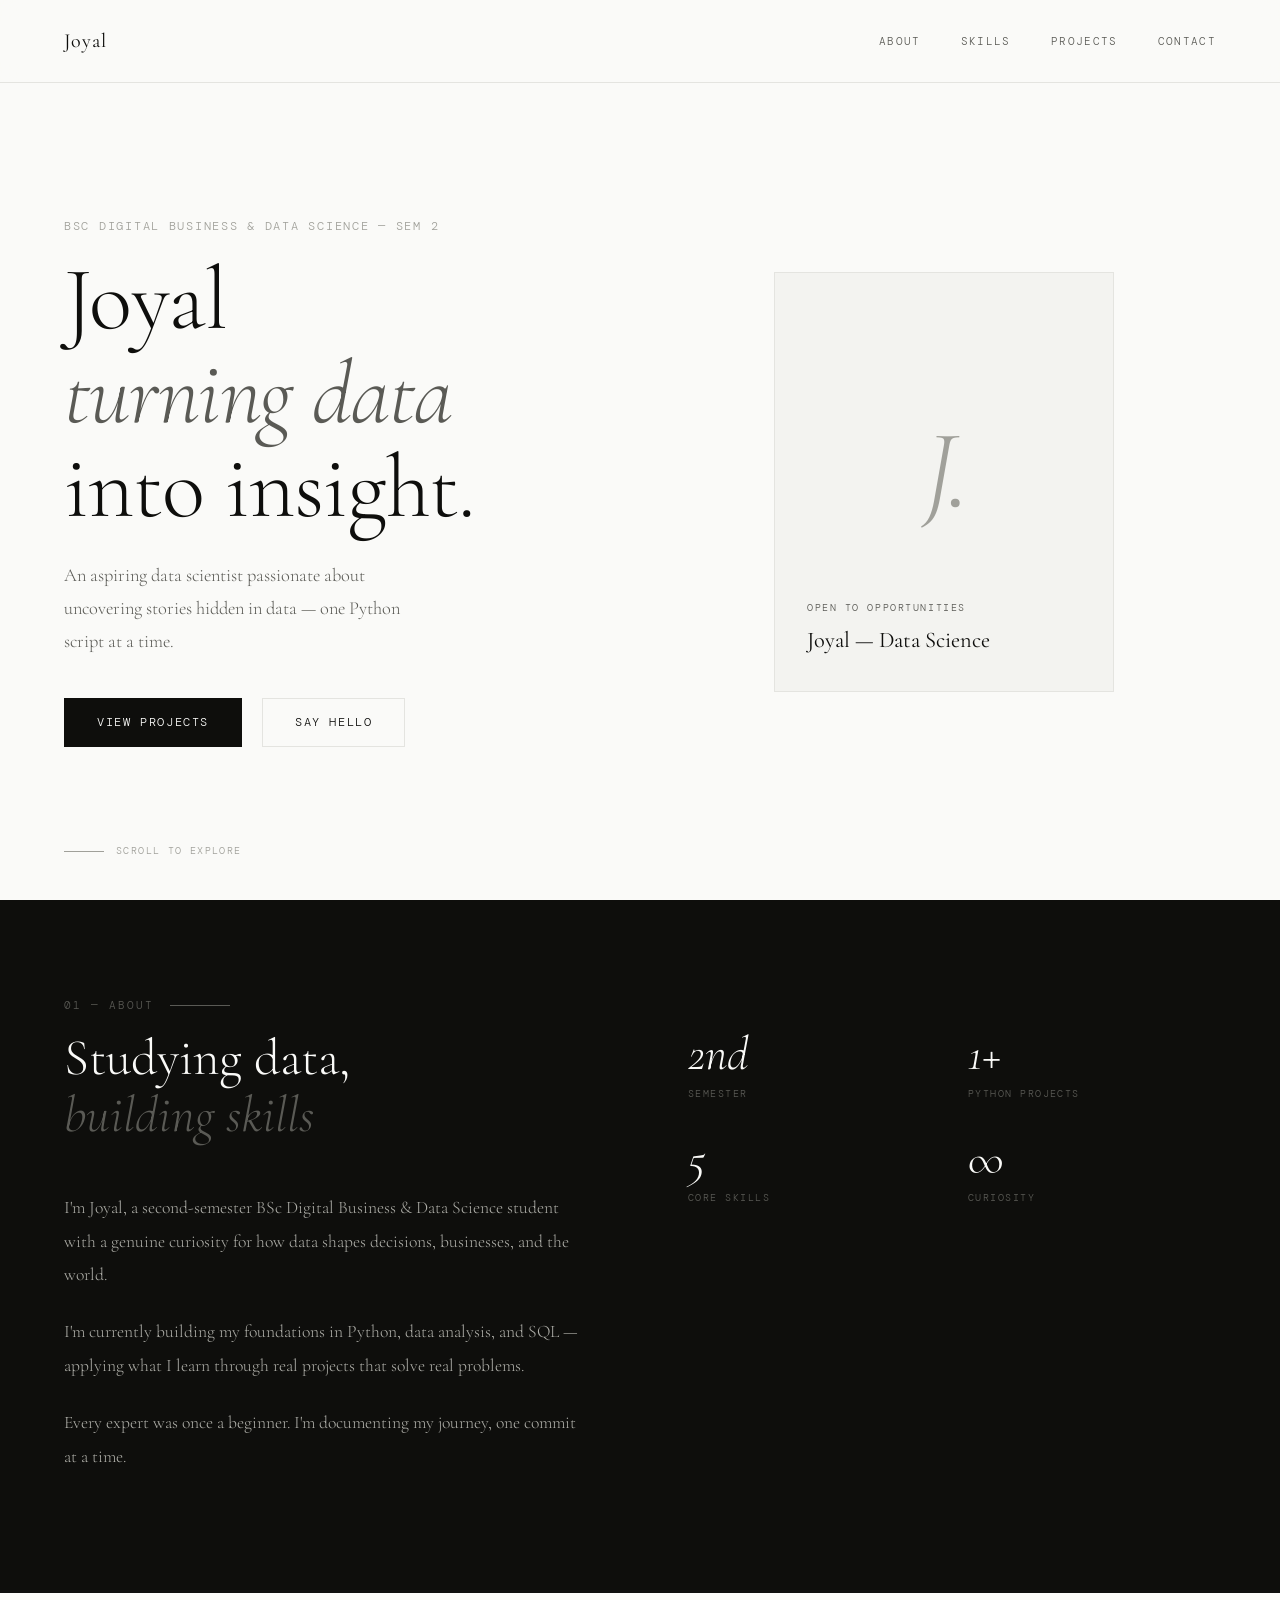
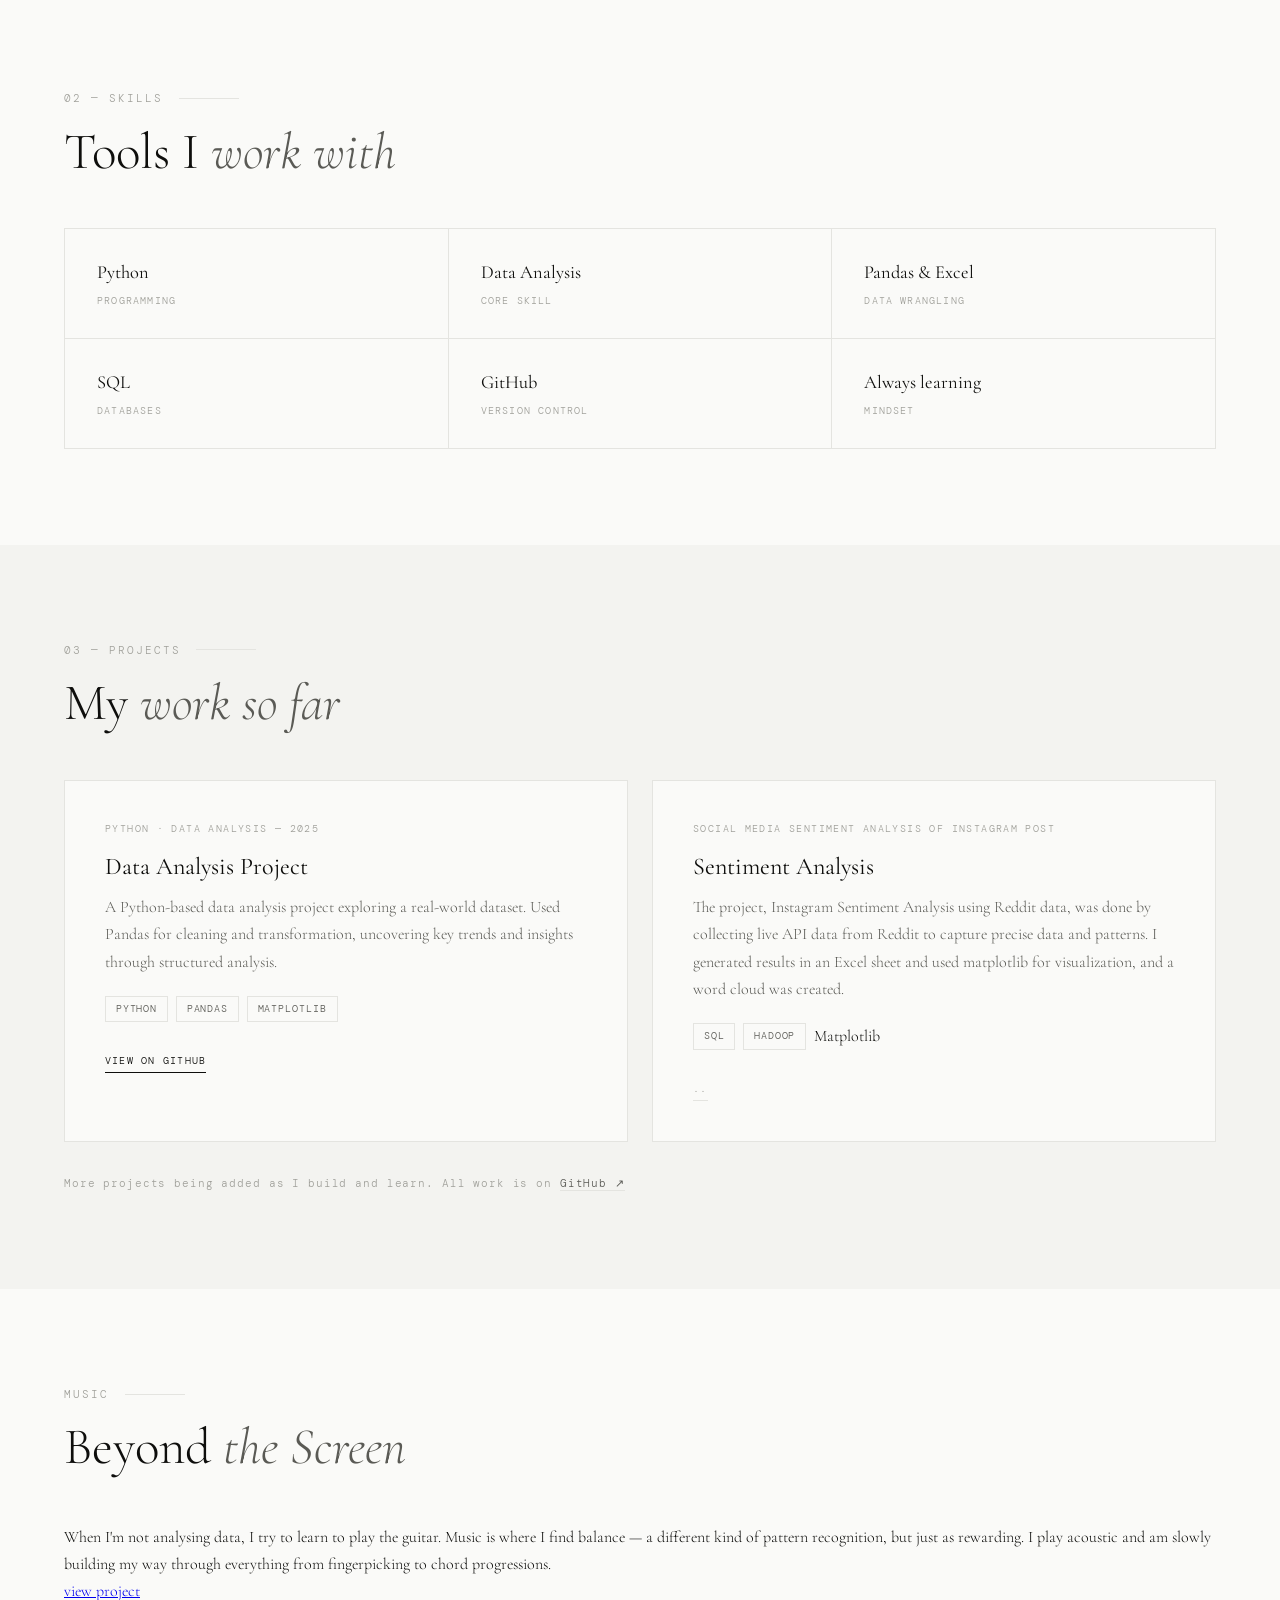
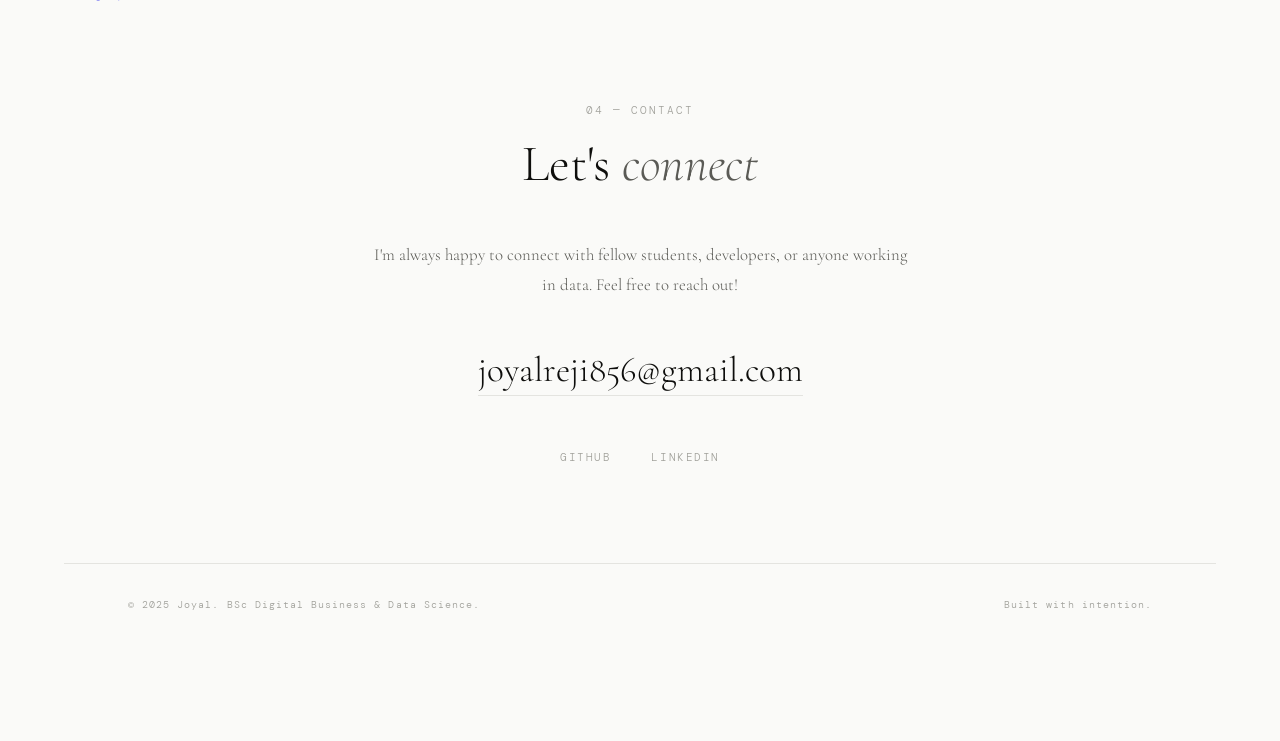
<file: index.html>
<!DOCTYPE html>
<html lang="en">
<head>
  <meta charset="UTF-8" />
  <meta name="viewport" content="width=device-width, initial-scale=1.0" />
  <title>Joyal — Data Science Portfolio</title>
  <link href="https://fonts.googleapis.com/css2?family=Cormorant+Garamond:ital,wght@0,300;0,400;0,500;1,300;1,400&family=DM+Mono:wght@300;400&display=swap" rel="stylesheet" />
  <style>
    *, *::before, *::after { box-sizing: border-box; margin: 0; padding: 0; }

    :root {
      --white: #fafaf8;
      --black: #0e0e0c;
      --gray-100: #f3f3f0;
      --gray-200: #e4e4e0;
      --gray-400: #a0a09a;
      --gray-600: #5a5a55;
      --serif: 'Cormorant Garamond', Georgia, serif;
      --mono: 'DM Mono', monospace;
    }

    html { scroll-behavior: smooth; }

    body {
      background: var(--white);
      color: var(--black);
      font-family: var(--serif);
      font-weight: 300;
      line-height: 1.7;
      overflow-x: hidden;
    }

    /* ── NAV ── */
    nav {
      position: fixed;
      top: 0; left: 0; right: 0;
      z-index: 100;
      display: flex;
      justify-content: space-between;
      align-items: center;
      padding: 1.5rem 4rem;
      background: rgba(250,250,248,0.88);
      backdrop-filter: blur(12px);
      border-bottom: 1px solid var(--gray-200);
    }

    .nav-logo {
      font-family: var(--serif);
      font-size: 1.25rem;
      font-weight: 400;
      letter-spacing: 0.05em;
      color: var(--black);
      text-decoration: none;
    }

    .nav-links { display: flex; gap: 2.5rem; list-style: none; }

    .nav-links a {
      font-family: var(--mono);
      font-size: 0.7rem;
      font-weight: 300;
      letter-spacing: 0.12em;
      text-transform: uppercase;
      color: var(--gray-600);
      text-decoration: none;
      transition: color 0.2s;
    }

    .nav-links a:hover { color: var(--black); }

    /* ── HERO ── */
    #hero {
      min-height: 100vh;
      display: grid;
      grid-template-columns: 1fr 1fr;
      align-items: center;
      padding: 8rem 4rem 4rem;
      gap: 4rem;
      position: relative;
    }

    .hero-text h1 {
      font-size: clamp(3.5rem, 7vw, 6.5rem);
      font-weight: 300;
      line-height: 1.05;
      letter-spacing: -0.01em;
      margin-bottom: 1.5rem;
    }

    .hero-text h1 em { font-style: italic; font-weight: 300; color: var(--gray-600); }

    .hero-subtitle {
      font-family: var(--mono);
      font-size: 0.72rem;
      font-weight: 300;
      letter-spacing: 0.15em;
      text-transform: uppercase;
      color: var(--gray-400);
      margin-bottom: 1rem;
    }

    .hero-desc {
      font-size: 1.15rem;
      font-weight: 300;
      color: var(--gray-600);
      max-width: 38ch;
      line-height: 1.8;
      margin-bottom: 2.5rem;
    }

    .btn-primary {
      display: inline-block;
      font-family: var(--mono);
      font-size: 0.72rem;
      letter-spacing: 0.14em;
      text-transform: uppercase;
      color: var(--white);
      background: var(--black);
      padding: 0.85rem 2rem;
      text-decoration: none;
      border: 1px solid var(--black);
      transition: background 0.25s, color 0.25s;
    }

    .btn-primary:hover { background: transparent; color: var(--black); }

    .btn-secondary {
      display: inline-block;
      font-family: var(--mono);
      font-size: 0.72rem;
      letter-spacing: 0.14em;
      text-transform: uppercase;
      color: var(--black);
      background: transparent;
      padding: 0.85rem 2rem;
      text-decoration: none;
      border: 1px solid var(--gray-200);
      margin-left: 1rem;
      transition: border-color 0.25s;
    }

    .btn-secondary:hover { border-color: var(--black); }

    /* ── HERO CARD ── */
    .hero-visual { display: flex; justify-content: center; align-items: center; }

    .hero-card {
      width: 340px;
      height: 420px;
      background: var(--gray-100);
      border: 1px solid var(--gray-200);
      display: flex;
      flex-direction: column;
      justify-content: flex-end;
      padding: 2rem;
      position: relative;
      overflow: hidden;
    }

    .hero-card-initials {
      position: absolute;
      top: 50%; left: 50%;
      transform: translate(-50%, -60%);
      font-family: var(--serif);
      font-size: 7rem;
      font-weight: 300;
      font-style: italic;
      color: var(--gray-400);
      letter-spacing: -0.05em;
      line-height: 1;
      z-index: 1;
    }

    .hero-card-label { position: relative; z-index: 2; }

    .hero-card-label p {
      font-family: var(--mono);
      font-size: 0.65rem;
      letter-spacing: 0.15em;
      text-transform: uppercase;
      color: var(--gray-600);
    }

    .hero-card-label h2 {
      font-family: var(--serif);
      font-size: 1.4rem;
      font-weight: 400;
      color: var(--black);
      margin-top: 0.25rem;
    }

    /* ── SCROLL HINT ── */
    .scroll-hint {
      position: absolute;
      bottom: 2.5rem; left: 4rem;
      display: flex;
      align-items: center;
      gap: 0.75rem;
    }

    .scroll-hint-line {
      width: 40px; height: 1px;
      background: var(--gray-400);
      animation: expand 2s ease-in-out infinite;
    }

    .scroll-hint span {
      font-family: var(--mono);
      font-size: 0.62rem;
      letter-spacing: 0.14em;
      text-transform: uppercase;
      color: var(--gray-400);
    }

    @keyframes expand {
      0%, 100% { width: 20px; opacity: 0.4; }
      50%       { width: 40px; opacity: 1; }
    }

    /* ── SHARED SECTION ── */
    section { padding: 6rem 4rem; }

    .section-label {
      font-family: var(--mono);
      font-size: 0.68rem;
      letter-spacing: 0.18em;
      text-transform: uppercase;
      color: var(--gray-400);
      margin-bottom: 1rem;
      display: flex;
      align-items: center;
      gap: 1rem;
    }

    .section-label::after {
      content: '';
      flex: 1; max-width: 60px; height: 1px;
      background: var(--gray-200);
    }

    .section-title {
      font-size: clamp(2rem, 4vw, 3.2rem);
      font-weight: 300;
      line-height: 1.1;
      margin-bottom: 3rem;
    }

    .section-title em { font-style: italic; color: var(--gray-600); }

    /* ── ABOUT ── */
    #about { background: var(--black); color: var(--white); }
    #about .section-label        { color: var(--gray-600); }
    #about .section-label::after { background: var(--gray-600); }
    #about .section-title        { color: var(--white); }

    .about-grid {
      display: grid;
      grid-template-columns: 1fr 1fr;
      gap: 6rem;
      align-items: start;
    }

    .about-text p {
      font-size: 1.1rem;
      color: #b0b0aa;
      line-height: 1.9;
      margin-bottom: 1.5rem;
    }

    .about-stats { display: grid; grid-template-columns: 1fr 1fr; gap: 2rem; }

    .stat-number {
      font-family: var(--serif);
      font-size: 3rem;
      font-weight: 300;
      font-style: italic;
      color: var(--white);
      line-height: 1;
    }

    .stat-label {
      font-family: var(--mono);
      font-size: 0.65rem;
      letter-spacing: 0.14em;
      text-transform: uppercase;
      color: var(--gray-600);
      margin-top: 0.4rem;
    }

    /* ── SKILLS ── */
    #skills { background: var(--white); }

    .skills-list {
      display: grid;
      grid-template-columns: repeat(3, 1fr);
      border-top: 1px solid var(--gray-200);
      border-left: 1px solid var(--gray-200);
    }

    .skill-item {
      border-right: 1px solid var(--gray-200);
      border-bottom: 1px solid var(--gray-200);
      padding: 1.75rem 2rem;
      transition: background 0.2s;
      cursor: default;
    }

    .skill-item:hover { background: var(--gray-100); }

    .skill-name {
      font-family: var(--serif);
      font-size: 1.15rem;
      font-weight: 400;
      color: var(--black);
      margin-bottom: 0.3rem;
    }

    .skill-type {
      font-family: var(--mono);
      font-size: 0.62rem;
      letter-spacing: 0.12em;
      text-transform: uppercase;
      color: var(--gray-400);
    }

    /* ── PROJECTS ── */
    #projects { background: var(--gray-100); }

    .projects-grid {
      display: grid;
      grid-template-columns: repeat(2, 1fr);
      gap: 1.5rem;
      margin-bottom: 2rem;
    }

    .project-card {
      background: var(--white);
      border: 1px solid var(--gray-200);
      padding: 2.5rem;
      transition: border-color 0.25s, transform 0.25s;
    }

    .project-card:hover { border-color: var(--black); transform: translateY(-4px); }
    .project-card--soon { opacity: 0.55; }
    .project-card--soon:hover { transform: none; border-color: var(--gray-200); }

    .project-tag {
      font-family: var(--mono);
      font-size: 0.62rem;
      letter-spacing: 0.14em;
      text-transform: uppercase;
      color: var(--gray-400);
      margin-bottom: 1rem;
    }

    .project-title {
      font-family: var(--serif);
      font-size: 1.5rem;
      font-weight: 400;
      color: var(--black);
      margin-bottom: 0.75rem;
      line-height: 1.2;
    }

    .project-desc {
      font-size: 1rem;
      color: var(--gray-600);
      line-height: 1.7;
      margin-bottom: 1.25rem;
    }

    .project-tech { display: flex; flex-wrap: wrap; gap: 0.5rem; margin-bottom: 1.5rem; }

    .tech-tag {
      font-family: var(--mono);
      font-size: 0.6rem;
      letter-spacing: 0.1em;
      text-transform: uppercase;
      color: var(--gray-600);
      border: 1px solid var(--gray-200);
      padding: 0.25rem 0.6rem;
    }

    .project-link {
      font-family: var(--mono);
      font-size: 0.65rem;
      letter-spacing: 0.12em;
      text-transform: uppercase;
      color: var(--black);
      text-decoration: none;
      border-bottom: 1px solid var(--black);
      padding-bottom: 2px;
      display: inline-block;
    }

    .project-link--muted { color: var(--gray-400); border-bottom-color: var(--gray-200); cursor: default; }

    .projects-note {
      font-family: var(--mono);
      font-size: 0.68rem;
      letter-spacing: 0.08em;
      color: var(--gray-400);
    }

    .projects-note a {
      color: var(--gray-600);
      text-decoration: none;
      border-bottom: 1px solid var(--gray-200);
      transition: color 0.2s, border-color 0.2s;
    }

    .projects-note a:hover { color: var(--black); border-bottom-color: var(--black); }

    /* ── CONTACT ── */
    #contact { background: var(--white); text-align: center; }

    .contact-inner { max-width: 540px; margin: 0 auto; }

    #contact .section-label { justify-content: center; }
    #contact .section-label::after { display: none; }

    .contact-desc { font-size: 1.05rem; color: var(--gray-600); line-height: 1.8; margin-bottom: 2.5rem; }

    .contact-email {
      font-family: var(--serif);
      font-size: clamp(1.3rem, 3vw, 2.2rem);
      font-weight: 300;
      color: var(--black);
      text-decoration: none;
      border-bottom: 1px solid var(--gray-200);
      padding-bottom: 0.2rem;
      transition: border-color 0.2s;
    }

    .contact-email:hover { border-color: var(--black); }

    .social-links { display: flex; justify-content: center; gap: 2.5rem; margin-top: 3rem; }

    .social-links a {
      font-family: var(--mono);
      font-size: 0.68rem;
      letter-spacing: 0.14em;
      text-transform: uppercase;
      color: var(--gray-400);
      text-decoration: none;
      transition: color 0.2s;
    }

    .social-links a:hover { color: var(--black); }

    /* ── FOOTER ── */
    footer {
      padding: 2rem 4rem;
      border-top: 1px solid var(--gray-200);
      display: flex;
      justify-content: space-between;
      align-items: center;
    }

    footer p {
      font-family: var(--mono);
      font-size: 0.65rem;
      letter-spacing: 0.1em;
      color: var(--gray-400);
    }

    /* ── ANIMATIONS ── */
    .fade-in { opacity: 0; transform: translateY(24px); transition: opacity 0.7s ease, transform 0.7s ease; }
    .fade-in.visible { opacity: 1; transform: translateY(0); }

    /* ── RESPONSIVE ── */
    @media (max-width: 900px) {
      nav { padding: 1.25rem 1.5rem; }
      .nav-links { gap: 1.5rem; }
      #hero { grid-template-columns: 1fr; padding: 7rem 1.5rem 5rem; min-height: auto; }
      .hero-visual { display: none; }
      section { padding: 4rem 1.5rem; }
      .about-grid { grid-template-columns: 1fr; gap: 3rem; }
      .skills-list { grid-template-columns: 1fr 1fr; }
      .projects-grid { grid-template-columns: 1fr; }
      footer { flex-direction: column; gap: 1rem; text-align: center; padding: 2rem 1.5rem; }
      .scroll-hint { left: 1.5rem; bottom: 1.5rem; }
    }

    @media (max-width: 480px) {
      .nav-links { gap: 1rem; }
      .nav-links a { font-size: 0.62rem; }
      .skills-list { grid-template-columns: 1fr; }
      .btn-secondary { margin-left: 0; margin-top: 0.75rem; display: block; text-align: center; }
    }
  </style>
</head>
<body>

  <!-- NAV -->
  <nav>
    <a href="#hero" class="nav-logo">Joyal</a>
    <ul class="nav-links">
      <li><a href="#about">About</a></li>
      <li><a href="#skills">Skills</a></li>
      <li><a href="#projects">Projects</a></li>
      <li><a href="#contact">Contact</a></li>
    </ul>
  </nav>

  <!-- HERO -->
  <section id="hero">
    <div class="hero-text fade-in">
      <p class="hero-subtitle">BSc Digital Business &amp; Data Science — Sem 2</p>
      <h1>Joyal<br /><em>turning data</em><br />into insight.</h1>
      <p class="hero-desc">
        An aspiring data scientist passionate about uncovering stories hidden in data — one Python script at a time.
      </p>
      <a href="#projects" class="btn-primary">View Projects</a>
      <a href="#contact" class="btn-secondary">Say Hello</a>
    </div>
    <div class="hero-visual fade-in" style="transition-delay:0.2s">
      <div class="hero-card">
        <span class="hero-card-initials">J.</span>
        <div class="hero-card-label">
          <p>Open to opportunities</p>
          <h2>Joyal — Data Science</h2>
        </div>
      </div>
    </div>
    <div class="scroll-hint">
      <div class="scroll-hint-line"></div>
      <span>Scroll to explore</span>
    </div>
  </section>

  <!-- ABOUT -->
  <section id="about">
    <div class="section-label">01 — About</div>
    <div class="about-grid">
      <div>
        <h2 class="section-title">Studying data,<br /><em>building skills</em></h2>
        <div class="about-text">
          <p>
            I'm Joyal, a second-semester BSc Digital Business & Data Science student with a genuine curiosity for how data shapes decisions, businesses, and the world.
          </p>
          <p>
            I'm currently building my foundations in Python, data analysis, and SQL — applying what I learn through real projects that solve real problems.
          </p>
          <p>
            Every expert was once a beginner. I'm documenting my journey, one commit at a time.
          </p>
        </div>
      </div>
      <div class="about-stats">
        <div class="stat-item fade-in">
          <div class="stat-number">2nd</div>
          <div class="stat-label">Semester</div>
        </div>
        <div class="stat-item fade-in" style="transition-delay:0.1s">
          <div class="stat-number">1+</div>
          <div class="stat-label">Python projects</div>
        </div>
        <div class="stat-item fade-in" style="transition-delay:0.2s">
          <div class="stat-number">5</div>
          <div class="stat-label">Core skills</div>
        </div>
        <div class="stat-item fade-in" style="transition-delay:0.3s">
          <div class="stat-number">∞</div>
          <div class="stat-label">Curiosity</div>
        </div>
      </div>
    </div>
  </section>

  <!-- SKILLS -->
  <section id="skills">
    <div class="section-label">02 — Skills</div>
    <h2 class="section-title fade-in">Tools I <em>work with</em></h2>
    <div class="skills-list">
      <div class="skill-item fade-in">
        <div class="skill-name">Python</div>
        <div class="skill-type">Programming</div>
      </div>
      <div class="skill-item fade-in" style="transition-delay:0.05s">
        <div class="skill-name">Data Analysis</div>
        <div class="skill-type">Core Skill</div>
      </div>
      <div class="skill-item fade-in" style="transition-delay:0.1s">
        <div class="skill-name">Pandas &amp; Excel</div>
        <div class="skill-type">Data Wrangling</div>
      </div>
      <div class="skill-item fade-in" style="transition-delay:0.15s">
        <div class="skill-name">SQL</div>
        <div class="skill-type">Databases</div>
      </div>
      <div class="skill-item fade-in" style="transition-delay:0.2s">
        <div class="skill-name">GitHub</div>
        <div class="skill-type">Version Control</div>
      </div>
      <div class="skill-item fade-in" style="transition-delay:0.25s">
        <div class="skill-name">Always learning</div>
        <div class="skill-type">Mindset</div>
      </div>
    </div>
  </section>

  <!-- PROJECTS -->
  <section id="projects">
    <div class="section-label">03 — Projects</div>
    <h2 class="section-title fade-in">My <em>work so far</em></h2>
    <div class="projects-grid">
      <div class="project-card fade-in">
        <div class="project-tag">Python · Data Analysis — 2025</div>
        <h3 class="project-title">Data Analysis Project</h3>
        <p class="project-desc">
          A Python-based data analysis project exploring a real-world dataset. Used Pandas for cleaning and transformation, uncovering key trends and insights through structured analysis.
        </p>
        <div class="project-tech">
          <span class="tech-tag">Python</span>
          <span class="tech-tag">Pandas</span>
          <span class="tech-tag">Matplotlib</span>
        </div>
        <a href="https://github.com/jjyylll" target="_blank" class="project-link">View on GitHub</a>
      </div>
      <div class="project-card project-card--soon fade-in" style="transition-delay:0.1s">
        <div class="project-tag">Social media sentiment analysis of instagram post</div>
        <h3 class="project-title">Sentiment Analysis </h3>
        <p class="project-desc">
         The project, Instagram Sentiment Analysis using Reddit data, was done by collecting live API data from Reddit to capture precise data and patterns. I generated results in an Excel sheet and used matplotlib for visualization, and a word cloud was created. 
        </p>
        <div class="project-tech">
          <span class="tech-tag"> SQL</span>
          <span class="tech-tag"> Hadoop</span>
          <span class=:tech-tag">Matplotlib</span>
        </div>
        <span class="project-link project-link--muted">..</span>
      </div>
    </div>
    <p class="projects-note">
      More projects being added as I build and learn. All work is on
      <a href="https://github.com/jjyylll" target="_blank">GitHub ↗</a>
    </p>
  </section>
  <!-- Music -->
  <section id = "music">
    <div class="music">
      <div class="section-label"> Music</div>
      <h2 class="section-title fade-in">Beyond <em>the Screen</em></h2>
      <p class="music-desc">
        When I'm not analysing data, I try to learn to play the guitar. Music is where I find balance — a different kind of pattern recognition, but just as rewarding.
        I play acoustic and am slowly building my way through everything from fingerpicking to chord progressions.
      </p>
      <a href="https://www.bandlab.com/track/abbe0706-e65b-f011-8dc9-6045bd38076d?revId=aabe0706-e65b-f011-8dc9-6045bd38076d">view project</a>
    </div>
  <!-- CONTACT -->
  <section id="contact">
    <div class="contact-inner">
      <div class="section-label">04 — Contact</div>
      <h2 class="section-title fade-in">Let's <em>connect</em></h2>
      <p class="contact-desc">
        I'm always happy to connect with fellow students, developers, or anyone working in data. Feel free to reach out!
      </p>
      <a href="mailto:hello@joyal.dev" class="contact-email">joyalreji856@gmail.com</a>
      <div class="social-links">
        <a href="https://github.com/jjyylll" target="_blank">GitHub</a>
        <a href="https://www.linkedin.com/in/joyal-raji-677421375/" target="_blank">LinkedIn</a>
      </div>
    </div>
  </section>

  <!-- FOOTER -->
  <footer>
    <p>© 2025 Joyal. BSc Digital Business &amp; Data Science.</p>
    <p>Built with intention.</p>
  </footer>

  <script>
    const observer = new IntersectionObserver((entries) => {
      entries.forEach(entry => {
        if (entry.isIntersecting) entry.target.classList.add('visible');
      });
    }, { threshold: 0.12 });

    document.querySelectorAll('.fade-in').forEach(el => observer.observe(el));

    document.querySelectorAll('a[href^="#"]').forEach(anchor => {
      anchor.addEventListener('click', function(e) {
        const target = document.querySelector(this.getAttribute('href'));
        if (target) { e.preventDefault(); target.scrollIntoView({ behavior: 'smooth' }); }
      });
    });

    window.addEventListener('load', () => {
      document.querySelectorAll('#hero .fade-in').forEach(el => el.classList.add('visible'));
    });
  </script>

</body>
</html>
</file>
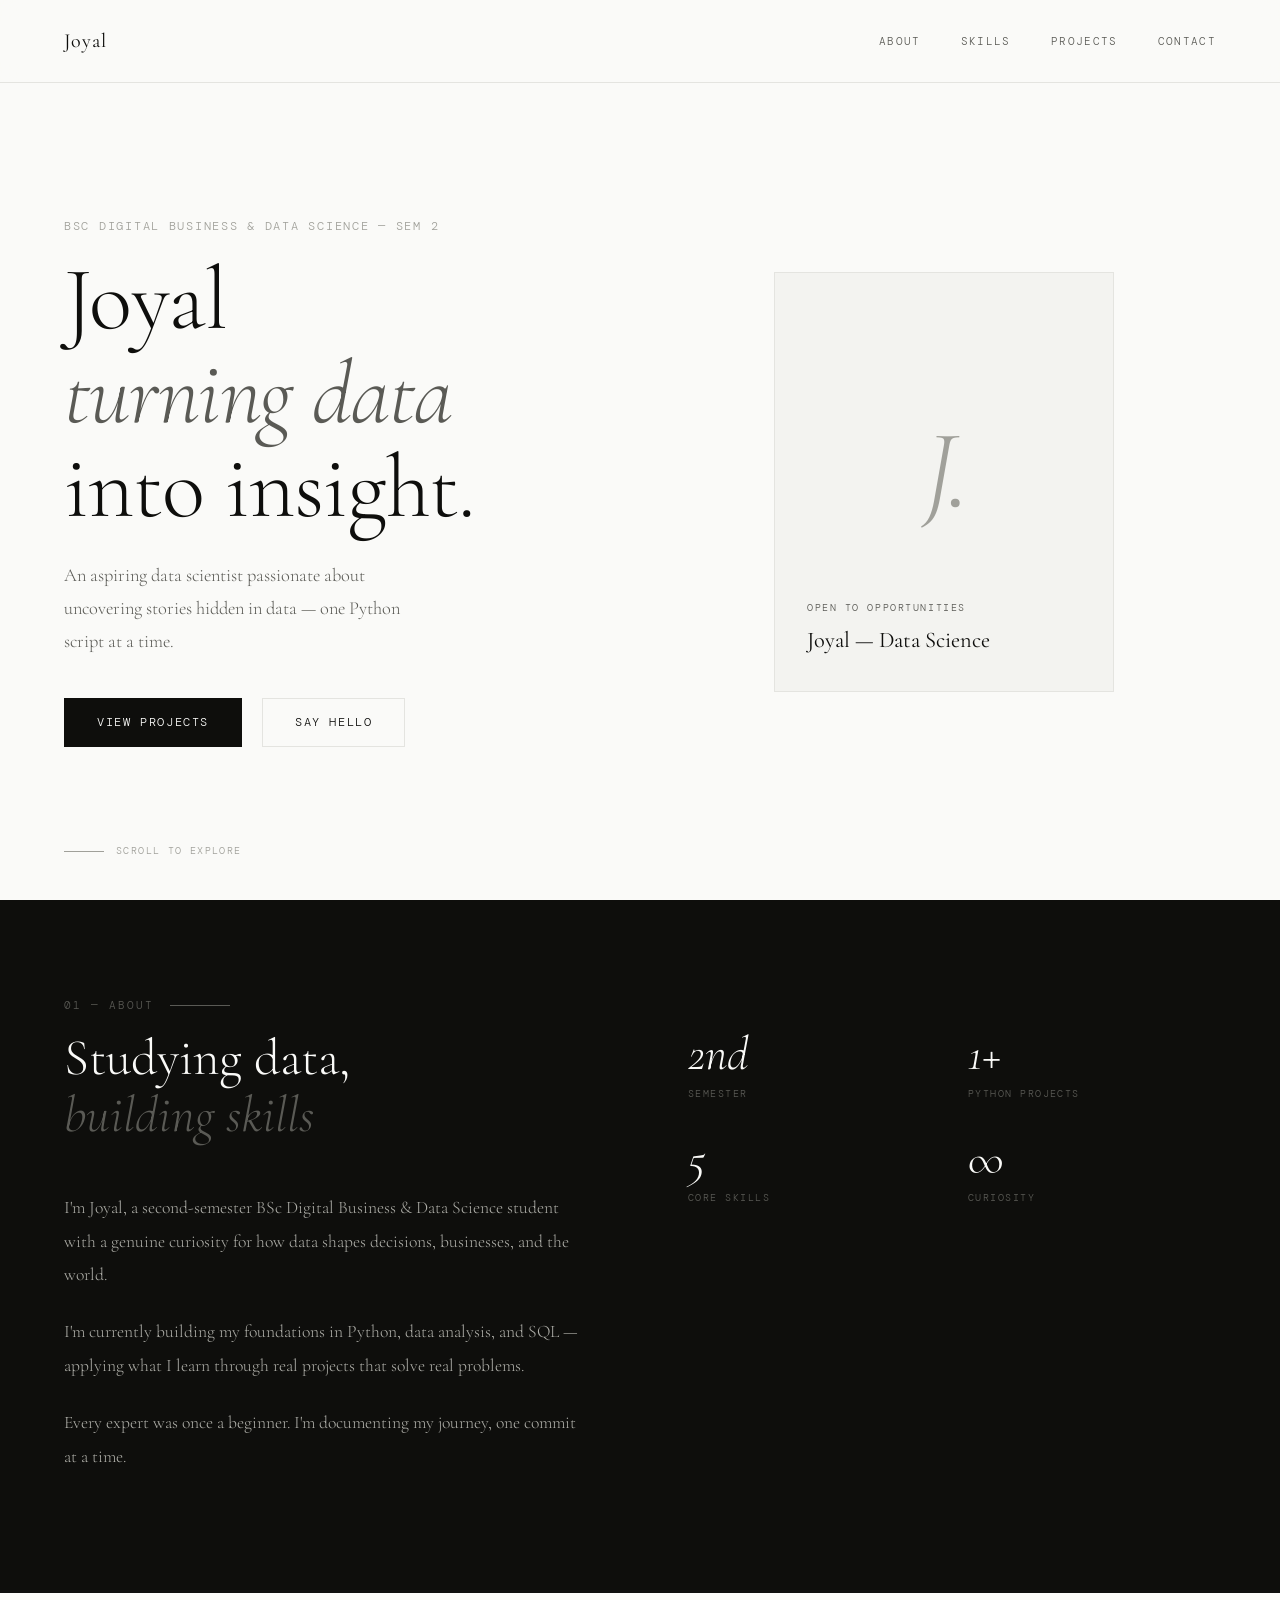
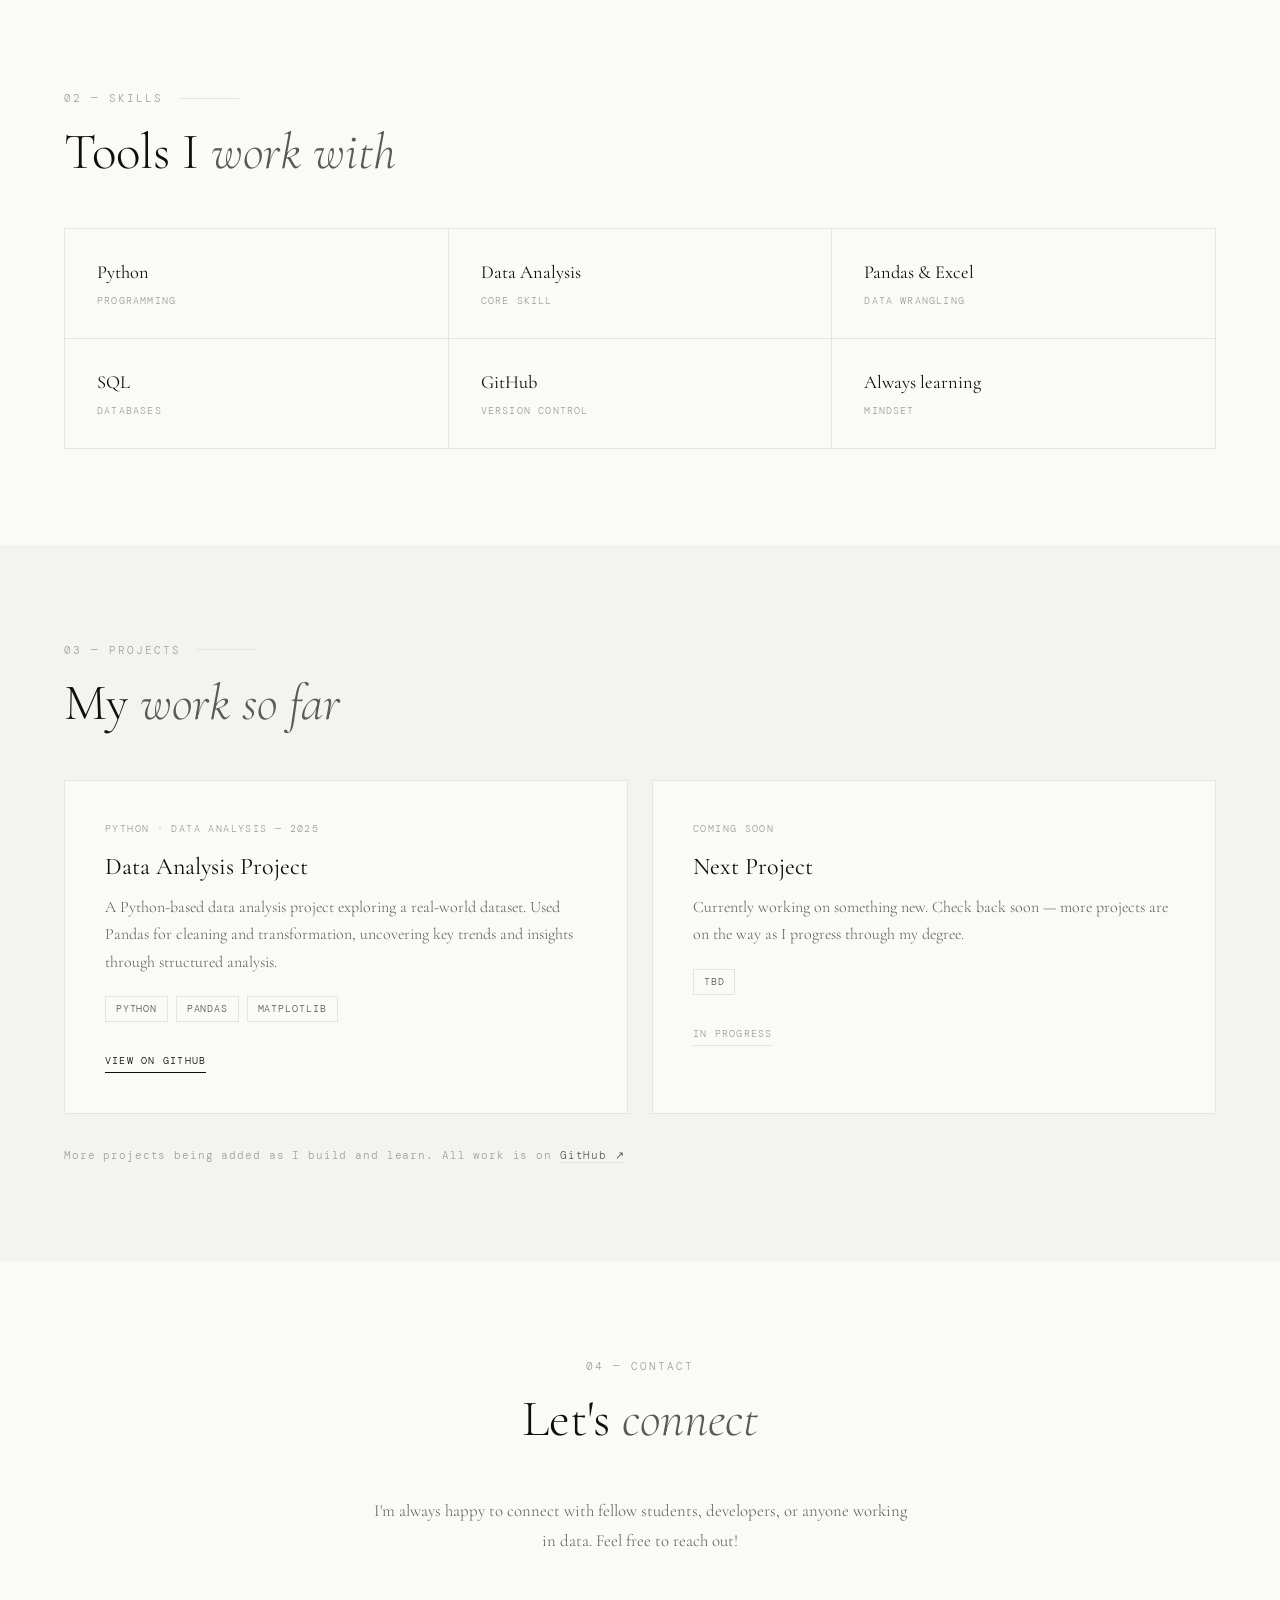
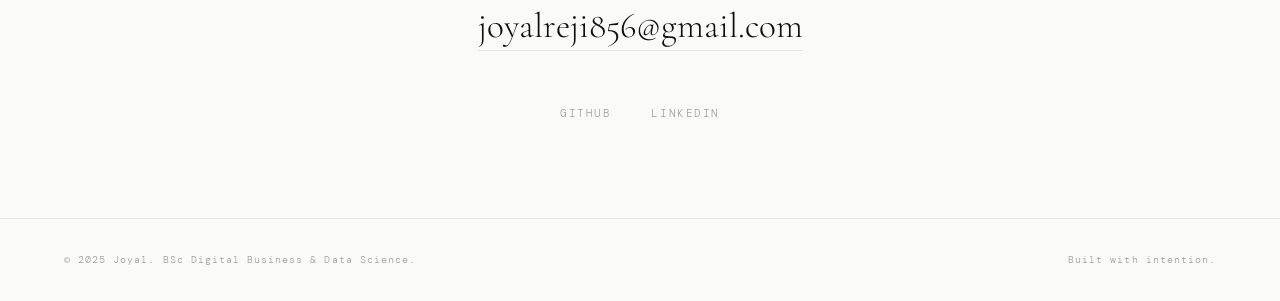
<file: index (1).html>
<!DOCTYPE html>
<html lang="en">
<head>
  <meta charset="UTF-8" />
  <meta name="viewport" content="width=device-width, initial-scale=1.0" />
  <title>Joyal — Data Science Portfolio</title>
  <link href="https://fonts.googleapis.com/css2?family=Cormorant+Garamond:ital,wght@0,300;0,400;0,500;1,300;1,400&family=DM+Mono:wght@300;400&display=swap" rel="stylesheet" />
  <style>
    *, *::before, *::after { box-sizing: border-box; margin: 0; padding: 0; }

    :root {
      --white: #fafaf8;
      --black: #0e0e0c;
      --gray-100: #f3f3f0;
      --gray-200: #e4e4e0;
      --gray-400: #a0a09a;
      --gray-600: #5a5a55;
      --serif: 'Cormorant Garamond', Georgia, serif;
      --mono: 'DM Mono', monospace;
    }

    html { scroll-behavior: smooth; }

    body {
      background: var(--white);
      color: var(--black);
      font-family: var(--serif);
      font-weight: 300;
      line-height: 1.7;
      overflow-x: hidden;
    }

    /* ── NAV ── */
    nav {
      position: fixed;
      top: 0; left: 0; right: 0;
      z-index: 100;
      display: flex;
      justify-content: space-between;
      align-items: center;
      padding: 1.5rem 4rem;
      background: rgba(250,250,248,0.88);
      backdrop-filter: blur(12px);
      border-bottom: 1px solid var(--gray-200);
    }

    .nav-logo {
      font-family: var(--serif);
      font-size: 1.25rem;
      font-weight: 400;
      letter-spacing: 0.05em;
      color: var(--black);
      text-decoration: none;
    }

    .nav-links { display: flex; gap: 2.5rem; list-style: none; }

    .nav-links a {
      font-family: var(--mono);
      font-size: 0.7rem;
      font-weight: 300;
      letter-spacing: 0.12em;
      text-transform: uppercase;
      color: var(--gray-600);
      text-decoration: none;
      transition: color 0.2s;
    }

    .nav-links a:hover { color: var(--black); }

    /* ── HERO ── */
    #hero {
      min-height: 100vh;
      display: grid;
      grid-template-columns: 1fr 1fr;
      align-items: center;
      padding: 8rem 4rem 4rem;
      gap: 4rem;
      position: relative;
    }

    .hero-text h1 {
      font-size: clamp(3.5rem, 7vw, 6.5rem);
      font-weight: 300;
      line-height: 1.05;
      letter-spacing: -0.01em;
      margin-bottom: 1.5rem;
    }

    .hero-text h1 em { font-style: italic; font-weight: 300; color: var(--gray-600); }

    .hero-subtitle {
      font-family: var(--mono);
      font-size: 0.72rem;
      font-weight: 300;
      letter-spacing: 0.15em;
      text-transform: uppercase;
      color: var(--gray-400);
      margin-bottom: 1rem;
    }

    .hero-desc {
      font-size: 1.15rem;
      font-weight: 300;
      color: var(--gray-600);
      max-width: 38ch;
      line-height: 1.8;
      margin-bottom: 2.5rem;
    }

    .btn-primary {
      display: inline-block;
      font-family: var(--mono);
      font-size: 0.72rem;
      letter-spacing: 0.14em;
      text-transform: uppercase;
      color: var(--white);
      background: var(--black);
      padding: 0.85rem 2rem;
      text-decoration: none;
      border: 1px solid var(--black);
      transition: background 0.25s, color 0.25s;
    }

    .btn-primary:hover { background: transparent; color: var(--black); }

    .btn-secondary {
      display: inline-block;
      font-family: var(--mono);
      font-size: 0.72rem;
      letter-spacing: 0.14em;
      text-transform: uppercase;
      color: var(--black);
      background: transparent;
      padding: 0.85rem 2rem;
      text-decoration: none;
      border: 1px solid var(--gray-200);
      margin-left: 1rem;
      transition: border-color 0.25s;
    }

    .btn-secondary:hover { border-color: var(--black); }

    /* ── HERO CARD ── */
    .hero-visual { display: flex; justify-content: center; align-items: center; }

    .hero-card {
      width: 340px;
      height: 420px;
      background: var(--gray-100);
      border: 1px solid var(--gray-200);
      display: flex;
      flex-direction: column;
      justify-content: flex-end;
      padding: 2rem;
      position: relative;
      overflow: hidden;
    }

    .hero-card-initials {
      position: absolute;
      top: 50%; left: 50%;
      transform: translate(-50%, -60%);
      font-family: var(--serif);
      font-size: 7rem;
      font-weight: 300;
      font-style: italic;
      color: var(--gray-400);
      letter-spacing: -0.05em;
      line-height: 1;
      z-index: 1;
    }

    .hero-card-label { position: relative; z-index: 2; }

    .hero-card-label p {
      font-family: var(--mono);
      font-size: 0.65rem;
      letter-spacing: 0.15em;
      text-transform: uppercase;
      color: var(--gray-600);
    }

    .hero-card-label h2 {
      font-family: var(--serif);
      font-size: 1.4rem;
      font-weight: 400;
      color: var(--black);
      margin-top: 0.25rem;
    }

    /* ── SCROLL HINT ── */
    .scroll-hint {
      position: absolute;
      bottom: 2.5rem; left: 4rem;
      display: flex;
      align-items: center;
      gap: 0.75rem;
    }

    .scroll-hint-line {
      width: 40px; height: 1px;
      background: var(--gray-400);
      animation: expand 2s ease-in-out infinite;
    }

    .scroll-hint span {
      font-family: var(--mono);
      font-size: 0.62rem;
      letter-spacing: 0.14em;
      text-transform: uppercase;
      color: var(--gray-400);
    }

    @keyframes expand {
      0%, 100% { width: 20px; opacity: 0.4; }
      50%       { width: 40px; opacity: 1; }
    }

    /* ── SHARED SECTION ── */
    section { padding: 6rem 4rem; }

    .section-label {
      font-family: var(--mono);
      font-size: 0.68rem;
      letter-spacing: 0.18em;
      text-transform: uppercase;
      color: var(--gray-400);
      margin-bottom: 1rem;
      display: flex;
      align-items: center;
      gap: 1rem;
    }

    .section-label::after {
      content: '';
      flex: 1; max-width: 60px; height: 1px;
      background: var(--gray-200);
    }

    .section-title {
      font-size: clamp(2rem, 4vw, 3.2rem);
      font-weight: 300;
      line-height: 1.1;
      margin-bottom: 3rem;
    }

    .section-title em { font-style: italic; color: var(--gray-600); }

    /* ── ABOUT ── */
    #about { background: var(--black); color: var(--white); }
    #about .section-label        { color: var(--gray-600); }
    #about .section-label::after { background: var(--gray-600); }
    #about .section-title        { color: var(--white); }

    .about-grid {
      display: grid;
      grid-template-columns: 1fr 1fr;
      gap: 6rem;
      align-items: start;
    }

    .about-text p {
      font-size: 1.1rem;
      color: #b0b0aa;
      line-height: 1.9;
      margin-bottom: 1.5rem;
    }

    .about-stats { display: grid; grid-template-columns: 1fr 1fr; gap: 2rem; }

    .stat-number {
      font-family: var(--serif);
      font-size: 3rem;
      font-weight: 300;
      font-style: italic;
      color: var(--white);
      line-height: 1;
    }

    .stat-label {
      font-family: var(--mono);
      font-size: 0.65rem;
      letter-spacing: 0.14em;
      text-transform: uppercase;
      color: var(--gray-600);
      margin-top: 0.4rem;
    }

    /* ── SKILLS ── */
    #skills { background: var(--white); }

    .skills-list {
      display: grid;
      grid-template-columns: repeat(3, 1fr);
      border-top: 1px solid var(--gray-200);
      border-left: 1px solid var(--gray-200);
    }

    .skill-item {
      border-right: 1px solid var(--gray-200);
      border-bottom: 1px solid var(--gray-200);
      padding: 1.75rem 2rem;
      transition: background 0.2s;
      cursor: default;
    }

    .skill-item:hover { background: var(--gray-100); }

    .skill-name {
      font-family: var(--serif);
      font-size: 1.15rem;
      font-weight: 400;
      color: var(--black);
      margin-bottom: 0.3rem;
    }

    .skill-type {
      font-family: var(--mono);
      font-size: 0.62rem;
      letter-spacing: 0.12em;
      text-transform: uppercase;
      color: var(--gray-400);
    }

    /* ── PROJECTS ── */
    #projects { background: var(--gray-100); }

    .projects-grid {
      display: grid;
      grid-template-columns: repeat(2, 1fr);
      gap: 1.5rem;
      margin-bottom: 2rem;
    }

    .project-card {
      background: var(--white);
      border: 1px solid var(--gray-200);
      padding: 2.5rem;
      transition: border-color 0.25s, transform 0.25s;
    }

    .project-card:hover { border-color: var(--black); transform: translateY(-4px); }
    .project-card--soon { opacity: 0.55; }
    .project-card--soon:hover { transform: none; border-color: var(--gray-200); }

    .project-tag {
      font-family: var(--mono);
      font-size: 0.62rem;
      letter-spacing: 0.14em;
      text-transform: uppercase;
      color: var(--gray-400);
      margin-bottom: 1rem;
    }

    .project-title {
      font-family: var(--serif);
      font-size: 1.5rem;
      font-weight: 400;
      color: var(--black);
      margin-bottom: 0.75rem;
      line-height: 1.2;
    }

    .project-desc {
      font-size: 1rem;
      color: var(--gray-600);
      line-height: 1.7;
      margin-bottom: 1.25rem;
    }

    .project-tech { display: flex; flex-wrap: wrap; gap: 0.5rem; margin-bottom: 1.5rem; }

    .tech-tag {
      font-family: var(--mono);
      font-size: 0.6rem;
      letter-spacing: 0.1em;
      text-transform: uppercase;
      color: var(--gray-600);
      border: 1px solid var(--gray-200);
      padding: 0.25rem 0.6rem;
    }

    .project-link {
      font-family: var(--mono);
      font-size: 0.65rem;
      letter-spacing: 0.12em;
      text-transform: uppercase;
      color: var(--black);
      text-decoration: none;
      border-bottom: 1px solid var(--black);
      padding-bottom: 2px;
      display: inline-block;
    }

    .project-link--muted { color: var(--gray-400); border-bottom-color: var(--gray-200); cursor: default; }

    .projects-note {
      font-family: var(--mono);
      font-size: 0.68rem;
      letter-spacing: 0.08em;
      color: var(--gray-400);
    }

    .projects-note a {
      color: var(--gray-600);
      text-decoration: none;
      border-bottom: 1px solid var(--gray-200);
      transition: color 0.2s, border-color 0.2s;
    }

    .projects-note a:hover { color: var(--black); border-bottom-color: var(--black); }

    /* ── CONTACT ── */
    #contact { background: var(--white); text-align: center; }

    .contact-inner { max-width: 540px; margin: 0 auto; }

    #contact .section-label { justify-content: center; }
    #contact .section-label::after { display: none; }

    .contact-desc { font-size: 1.05rem; color: var(--gray-600); line-height: 1.8; margin-bottom: 2.5rem; }

    .contact-email {
      font-family: var(--serif);
      font-size: clamp(1.3rem, 3vw, 2.2rem);
      font-weight: 300;
      color: var(--black);
      text-decoration: none;
      border-bottom: 1px solid var(--gray-200);
      padding-bottom: 0.2rem;
      transition: border-color 0.2s;
    }

    .contact-email:hover { border-color: var(--black); }

    .social-links { display: flex; justify-content: center; gap: 2.5rem; margin-top: 3rem; }

    .social-links a {
      font-family: var(--mono);
      font-size: 0.68rem;
      letter-spacing: 0.14em;
      text-transform: uppercase;
      color: var(--gray-400);
      text-decoration: none;
      transition: color 0.2s;
    }

    .social-links a:hover { color: var(--black); }

    /* ── FOOTER ── */
    footer {
      padding: 2rem 4rem;
      border-top: 1px solid var(--gray-200);
      display: flex;
      justify-content: space-between;
      align-items: center;
    }

    footer p {
      font-family: var(--mono);
      font-size: 0.65rem;
      letter-spacing: 0.1em;
      color: var(--gray-400);
    }

    /* ── ANIMATIONS ── */
    .fade-in { opacity: 0; transform: translateY(24px); transition: opacity 0.7s ease, transform 0.7s ease; }
    .fade-in.visible { opacity: 1; transform: translateY(0); }

    /* ── RESPONSIVE ── */
    @media (max-width: 900px) {
      nav { padding: 1.25rem 1.5rem; }
      .nav-links { gap: 1.5rem; }
      #hero { grid-template-columns: 1fr; padding: 7rem 1.5rem 5rem; min-height: auto; }
      .hero-visual { display: none; }
      section { padding: 4rem 1.5rem; }
      .about-grid { grid-template-columns: 1fr; gap: 3rem; }
      .skills-list { grid-template-columns: 1fr 1fr; }
      .projects-grid { grid-template-columns: 1fr; }
      footer { flex-direction: column; gap: 1rem; text-align: center; padding: 2rem 1.5rem; }
      .scroll-hint { left: 1.5rem; bottom: 1.5rem; }
    }

    @media (max-width: 480px) {
      .nav-links { gap: 1rem; }
      .nav-links a { font-size: 0.62rem; }
      .skills-list { grid-template-columns: 1fr; }
      .btn-secondary { margin-left: 0; margin-top: 0.75rem; display: block; text-align: center; }
    }
  </style>
</head>
<body>

  <!-- NAV -->
  <nav>
    <a href="#hero" class="nav-logo">Joyal</a>
    <ul class="nav-links">
      <li><a href="#about">About</a></li>
      <li><a href="#skills">Skills</a></li>
      <li><a href="#projects">Projects</a></li>
      <li><a href="#contact">Contact</a></li>
    </ul>
  </nav>

  <!-- HERO -->
  <section id="hero">
    <div class="hero-text fade-in">
      <p class="hero-subtitle">BSc Digital Business &amp; Data Science — Sem 2</p>
      <h1>Joyal<br /><em>turning data</em><br />into insight.</h1>
      <p class="hero-desc">
        An aspiring data scientist passionate about uncovering stories hidden in data — one Python script at a time.
      </p>
      <a href="#projects" class="btn-primary">View Projects</a>
      <a href="#contact" class="btn-secondary">Say Hello</a>
    </div>
    <div class="hero-visual fade-in" style="transition-delay:0.2s">
      <div class="hero-card">
        <span class="hero-card-initials">J.</span>
        <div class="hero-card-label">
          <p>Open to opportunities</p>
          <h2>Joyal — Data Science</h2>
        </div>
      </div>
    </div>
    <div class="scroll-hint">
      <div class="scroll-hint-line"></div>
      <span>Scroll to explore</span>
    </div>
  </section>

  <!-- ABOUT -->
  <section id="about">
    <div class="section-label">01 — About</div>
    <div class="about-grid">
      <div>
        <h2 class="section-title">Studying data,<br /><em>building skills</em></h2>
        <div class="about-text">
          <p>
            I'm Joyal, a second-semester BSc Digital Business & Data Science student with a genuine curiosity for how data shapes decisions, businesses, and the world.
          </p>
          <p>
            I'm currently building my foundations in Python, data analysis, and SQL — applying what I learn through real projects that solve real problems.
          </p>
          <p>
            Every expert was once a beginner. I'm documenting my journey, one commit at a time.
          </p>
        </div>
      </div>
      <div class="about-stats">
        <div class="stat-item fade-in">
          <div class="stat-number">2nd</div>
          <div class="stat-label">Semester</div>
        </div>
        <div class="stat-item fade-in" style="transition-delay:0.1s">
          <div class="stat-number">1+</div>
          <div class="stat-label">Python projects</div>
        </div>
        <div class="stat-item fade-in" style="transition-delay:0.2s">
          <div class="stat-number">5</div>
          <div class="stat-label">Core skills</div>
        </div>
        <div class="stat-item fade-in" style="transition-delay:0.3s">
          <div class="stat-number">∞</div>
          <div class="stat-label">Curiosity</div>
        </div>
      </div>
    </div>
  </section>

  <!-- SKILLS -->
  <section id="skills">
    <div class="section-label">02 — Skills</div>
    <h2 class="section-title fade-in">Tools I <em>work with</em></h2>
    <div class="skills-list">
      <div class="skill-item fade-in">
        <div class="skill-name">Python</div>
        <div class="skill-type">Programming</div>
      </div>
      <div class="skill-item fade-in" style="transition-delay:0.05s">
        <div class="skill-name">Data Analysis</div>
        <div class="skill-type">Core Skill</div>
      </div>
      <div class="skill-item fade-in" style="transition-delay:0.1s">
        <div class="skill-name">Pandas &amp; Excel</div>
        <div class="skill-type">Data Wrangling</div>
      </div>
      <div class="skill-item fade-in" style="transition-delay:0.15s">
        <div class="skill-name">SQL</div>
        <div class="skill-type">Databases</div>
      </div>
      <div class="skill-item fade-in" style="transition-delay:0.2s">
        <div class="skill-name">GitHub</div>
        <div class="skill-type">Version Control</div>
      </div>
      <div class="skill-item fade-in" style="transition-delay:0.25s">
        <div class="skill-name">Always learning</div>
        <div class="skill-type">Mindset</div>
      </div>
    </div>
  </section>

  <!-- PROJECTS -->
  <section id="projects">
    <div class="section-label">03 — Projects</div>
    <h2 class="section-title fade-in">My <em>work so far</em></h2>
    <div class="projects-grid">
      <div class="project-card fade-in">
        <div class="project-tag">Python · Data Analysis — 2025</div>
        <h3 class="project-title">Data Analysis Project</h3>
        <p class="project-desc">
          A Python-based data analysis project exploring a real-world dataset. Used Pandas for cleaning and transformation, uncovering key trends and insights through structured analysis.
        </p>
        <div class="project-tech">
          <span class="tech-tag">Python</span>
          <span class="tech-tag">Pandas</span>
          <span class="tech-tag">Matplotlib</span>
        </div>
        <a href="https://github.com/jjyylll" target="_blank" class="project-link">View on GitHub</a>
      </div>
      <div class="project-card project-card--soon fade-in" style="transition-delay:0.1s">
        <div class="project-tag">Coming soon</div>
        <h3 class="project-title">Next Project</h3>
        <p class="project-desc">
          Currently working on something new. Check back soon — more projects are on the way as I progress through my degree.
        </p>
        <div class="project-tech">
          <span class="tech-tag">TBD</span>
        </div>
        <span class="project-link project-link--muted">In Progress</span>
      </div>
    </div>
    <p class="projects-note">
      More projects being added as I build and learn. All work is on
      <a href="https://github.com/jjyylll" target="_blank">GitHub ↗</a>
    </p>
  </section>

  <!-- CONTACT -->
  <section id="contact">
    <div class="contact-inner">
      <div class="section-label">04 — Contact</div>
      <h2 class="section-title fade-in">Let's <em>connect</em></h2>
      <p class="contact-desc">
        I'm always happy to connect with fellow students, developers, or anyone working in data. Feel free to reach out!
      </p>
      <a href="mailto:hello@joyal.dev" class="contact-email">joyalreji856@gmail.com</a>
      <div class="social-links">
        <a href="https://github.com/jjyylll" target="_blank">GitHub</a>
        <a href="https://www.linkedin.com/in/joyal-raji-677421375/" target="_blank">LinkedIn</a>
      </div>
    </div>
  </section>

  <!-- FOOTER -->
  <footer>
    <p>© 2025 Joyal. BSc Digital Business &amp; Data Science.</p>
    <p>Built with intention.</p>
  </footer>

  <script>
    const observer = new IntersectionObserver((entries) => {
      entries.forEach(entry => {
        if (entry.isIntersecting) entry.target.classList.add('visible');
      });
    }, { threshold: 0.12 });

    document.querySelectorAll('.fade-in').forEach(el => observer.observe(el));

    document.querySelectorAll('a[href^="#"]').forEach(anchor => {
      anchor.addEventListener('click', function(e) {
        const target = document.querySelector(this.getAttribute('href'));
        if (target) { e.preventDefault(); target.scrollIntoView({ behavior: 'smooth' }); }
      });
    });

    window.addEventListener('load', () => {
      document.querySelectorAll('#hero .fade-in').forEach(el => el.classList.add('visible'));
    });
  </script>

</body>
</html>
</file>
